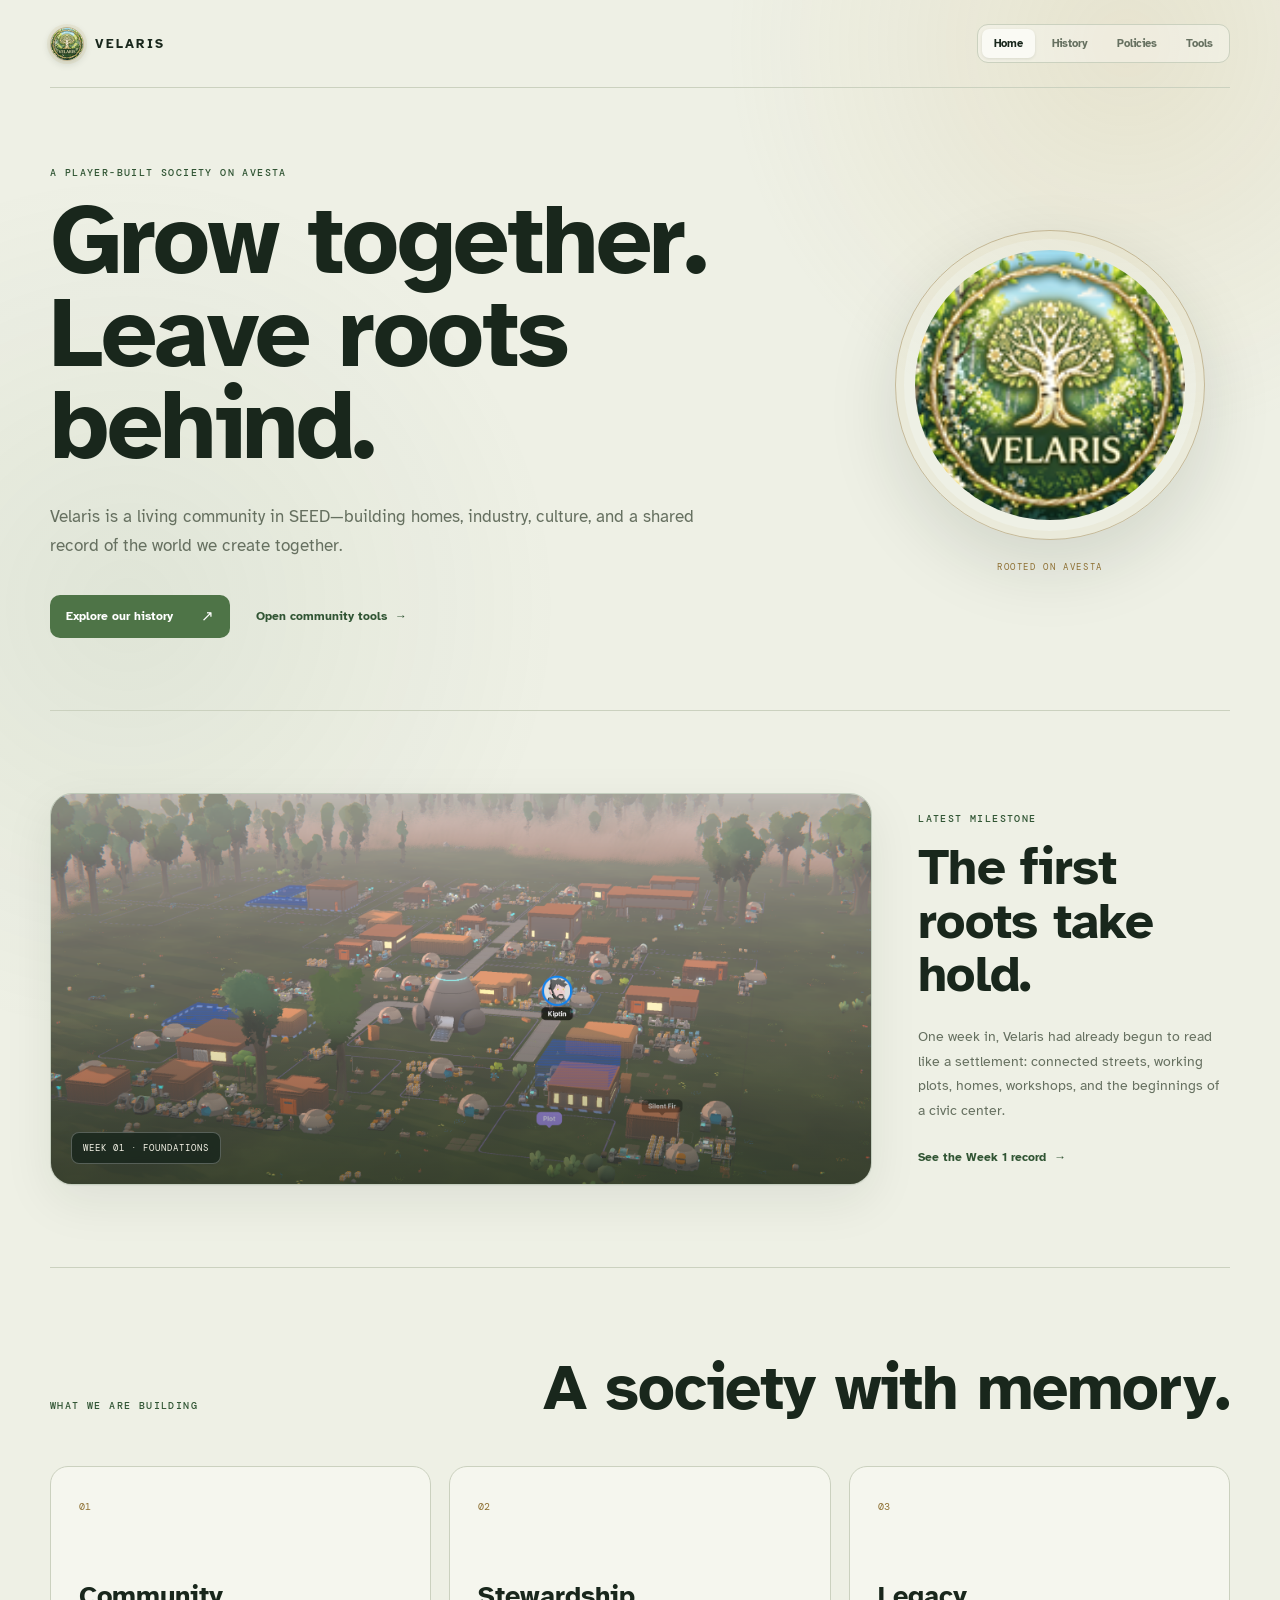
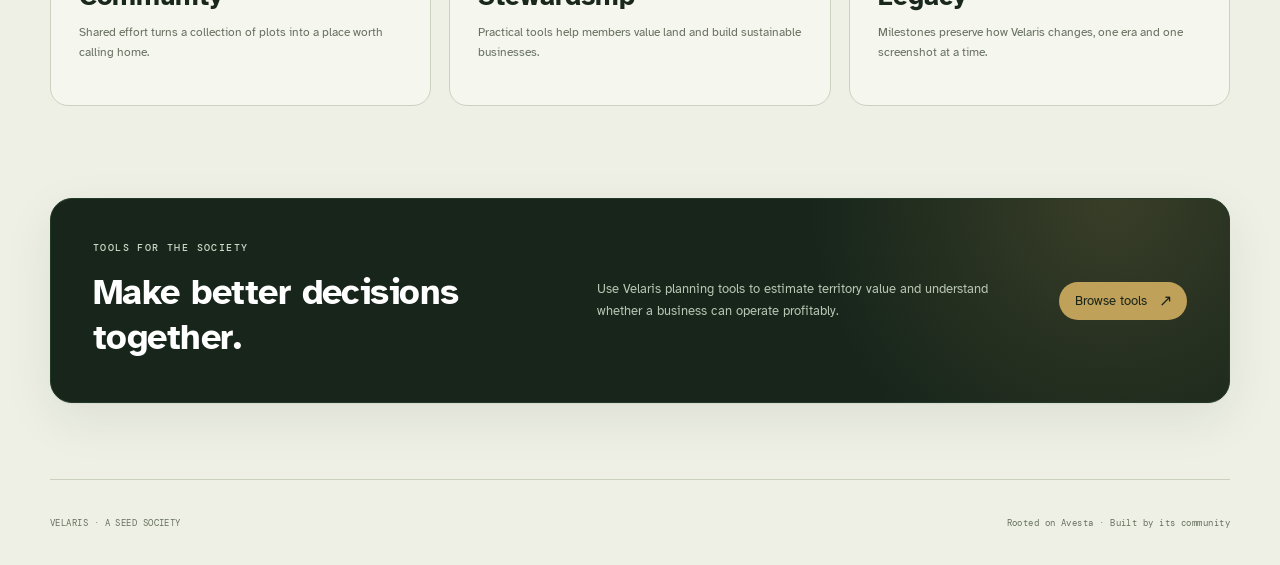
<file: src/index.html>
<!doctype html>
<html lang="en">
  <head>
    <meta charset="UTF-8" />
    <meta name="viewport" content="width=device-width, initial-scale=1.0" />
    <meta name="description" content="Velaris is a player-built society on Avesta in SEED. Follow our history and use our community planning tools." />
    <meta name="theme-color" content="#eef0e5" />
    <title>VELARIS · A Society on Avesta</title>
    <link rel="icon" href="favicon.ico?v=3" sizes="any" />
    <link rel="shortcut icon" href="favicon.ico?v=3" />
    <link rel="apple-touch-icon" href="assets/velaris-icon.png" />
    <link rel="preconnect" href="https://fonts.googleapis.com" />
    <link rel="preconnect" href="https://fonts.gstatic.com" crossorigin />
    <link href="https://fonts.googleapis.com/css2?family=Atkinson+Hyperlegible:wght@400;700&family=DM+Mono:wght@400;500&display=swap" rel="stylesheet" />
    <link rel="stylesheet" href="styles.css" />
  </head>
  <body>
    <div class="page-shell">
      <header class="site-header" aria-label="Site header">
        <a class="brand" href="./" aria-label="Velaris home">
          <img class="brand-mark" src="assets/velaris-icon.png" alt="" />
          <span>VELARIS</span>
        </a>
        <nav class="site-nav" aria-label="Primary navigation">
          <a class="nav-link nav-link-active" href="./" aria-current="page">Home</a>
          <a class="nav-link" href="history/">History</a>
          <a class="nav-link" href="policies/">Policies</a>
          <a class="nav-link" href="tools/">Tools</a>
        </nav>
      </header>

      <main>
        <section class="home-hero">
          <div class="hero-copy">
            <p class="eyebrow">A PLAYER-BUILT SOCIETY ON AVESTA</p>
            <h1>Grow together.<br />Leave roots behind.</h1>
            <p class="hero-lede">Velaris is a living community in SEED—building homes, industry, culture, and a shared record of the world we create together.</p>
            <div class="hero-actions">
              <a class="button button-primary button-inline" href="history/">Explore our history <span aria-hidden="true">↗</span></a>
              <a class="text-link" href="tools/">Open community tools <span aria-hidden="true">→</span></a>
            </div>
          </div>
          <div class="hero-emblem" aria-hidden="true">
            <div class="emblem-ring"><img src="assets/velaris-icon.png" alt="" /></div>
            <span>ROOTED ON AVESTA</span>
          </div>
        </section>

        <section class="milestone-feature" aria-labelledby="week-one-title">
          <a class="milestone-image-wrap" href="history/#week-one" aria-label="View the Week 1 milestone">
            <img class="milestone-image" src="assets/week-1.png" alt="An aerial view of Velaris after its first week, with homes, workshops, grow plots, roads, and the landing pod." />
            <span class="image-badge">WEEK 01 · FOUNDATIONS</span>
          </a>
          <div class="milestone-copy">
            <p class="eyebrow">LATEST MILESTONE</p>
            <h2 id="week-one-title">The first roots take hold.</h2>
            <p>One week in, Velaris had already begun to read like a settlement: connected streets, working plots, homes, workshops, and the beginnings of a civic center.</p>
            <a class="text-link" href="history/#week-one">See the Week 1 record <span aria-hidden="true">→</span></a>
          </div>
        </section>

        <section class="home-pillars" aria-labelledby="pillars-title">
          <div class="section-heading">
            <p class="eyebrow">WHAT WE ARE BUILDING</p>
            <h2 id="pillars-title">A society with memory.</h2>
          </div>
          <div class="pillar-grid">
            <article class="pillar-card"><span>01</span><h3>Community</h3><p>Shared effort turns a collection of plots into a place worth calling home.</p></article>
            <article class="pillar-card"><span>02</span><h3>Stewardship</h3><p>Practical tools help members value land and build sustainable businesses.</p></article>
            <article class="pillar-card"><span>03</span><h3>Legacy</h3><p>Milestones preserve how Velaris changes, one era and one screenshot at a time.</p></article>
          </div>
        </section>

        <section class="home-tools-callout">
          <div><p class="eyebrow eyebrow-light">TOOLS FOR THE SOCIETY</p><h2>Make better decisions together.</h2></div>
          <p>Use Velaris planning tools to estimate territory value and understand whether a business can operate profitably.</p>
          <a class="button button-gold button-inline" href="tools/">Browse tools <span aria-hidden="true">↗</span></a>
        </section>
      </main>

      <footer><span>VELARIS · A SEED SOCIETY</span><span>Rooted on Avesta · Built by its community</span></footer>
    </div>
  </body>
</html>
</file>
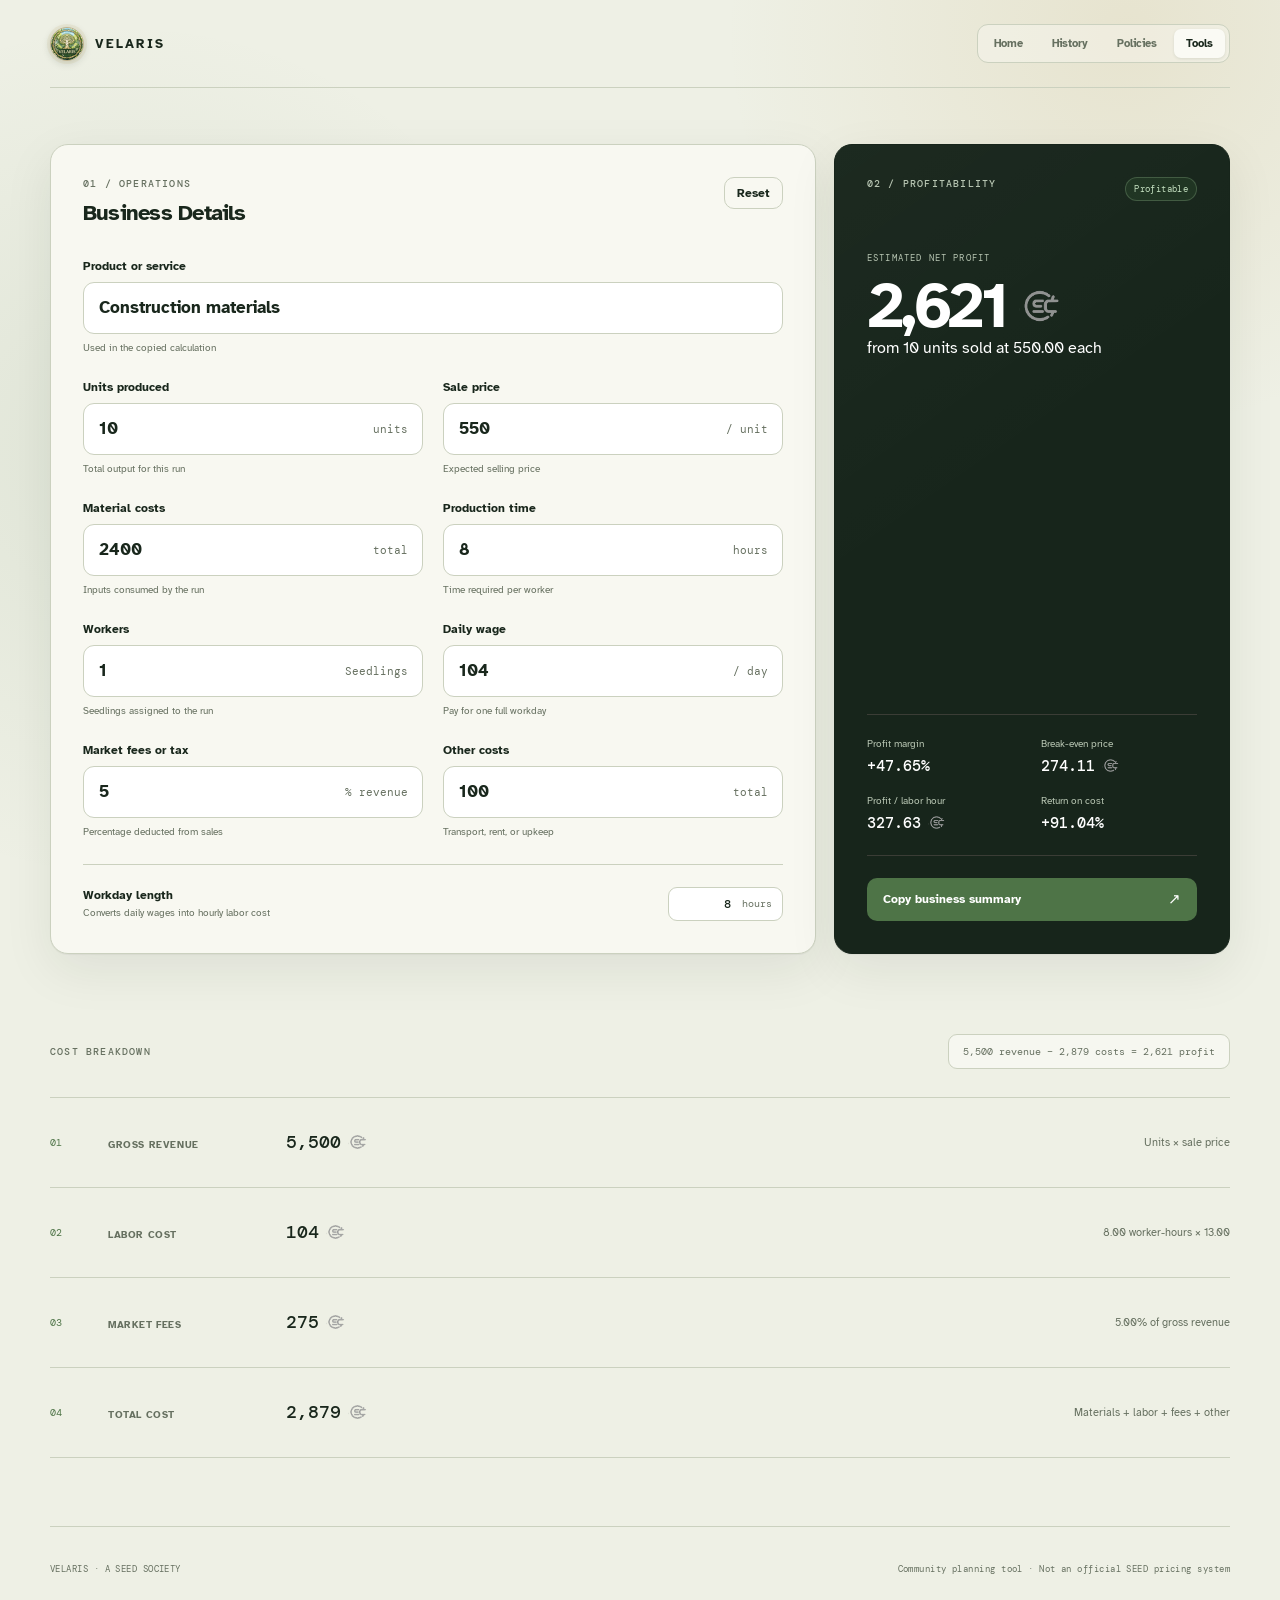
<file: src/business/index.html>
<!doctype html>
<html lang="en">
  <head>
    <meta charset="UTF-8" />
    <meta name="viewport" content="width=device-width, initial-scale=1.0" />
    <meta name="description" content="Estimate business profit, operating costs, margins, and break-even prices in SEED." />
    <meta name="theme-color" content="#eef0e5" />
    <title>VELARIS Business Profit Calculator</title>
    <link rel="icon" href="../favicon.ico?v=3" sizes="any" />
    <link rel="shortcut icon" href="../favicon.ico?v=3" />
    <link rel="apple-touch-icon" href="../assets/velaris-icon.png" />
    <link rel="preconnect" href="https://fonts.googleapis.com" />
    <link rel="preconnect" href="https://fonts.gstatic.com" crossorigin />
    <link href="https://fonts.googleapis.com/css2?family=Atkinson+Hyperlegible:wght@400;700&family=DM+Mono:wght@400;500&display=swap" rel="stylesheet" />
    <link rel="stylesheet" href="../styles.css" />
    <script src="business.js" defer></script>
  </head>
  <body>
    <div class="page-shell">
      <header class="site-header" aria-label="Site header">
        <a class="brand" href="../" aria-label="Velaris home">
          <img class="brand-mark" src="../assets/velaris-icon.png" alt="" />
          <span>VELARIS</span>
        </a>
        <nav class="site-nav" aria-label="Primary navigation">
          <a class="nav-link" href="../">Home</a>
          <a class="nav-link" href="../history/">History</a>
          <a class="nav-link" href="../policies/">Policies</a>
          <a class="nav-link nav-link-active" href="../tools/" aria-current="location">Tools</a>
        </nav>
      </header>

      <main>
        <section class="calculator-grid" aria-label="Business profit calculator">
          <form class="card input-card" id="business-form">
            <div class="card-heading">
              <div>
                <p class="section-kicker">01 / OPERATIONS</p>
                <h2>Business Details</h2>
              </div>
              <button class="button button-ghost" id="reset-button" type="button">Reset</button>
            </div>

            <div class="field-grid business-field-grid">
              <label class="field field-wide">
                <span class="field-label">Product or service</span>
                <span class="input-wrap">
                  <input id="product-name" name="productName" type="text" value="Construction materials" autocomplete="off" />
                </span>
                <span class="field-hint">Used in the copied calculation</span>
              </label>
              <label class="field">
                <span class="field-label">Units produced</span>
                <span class="input-wrap">
                  <input id="units" name="units" type="number" min="0" step="1" value="10" inputmode="decimal" />
                  <span class="input-unit">units</span>
                </span>
                <span class="field-hint">Total output for this run</span>
              </label>
              <label class="field">
                <span class="field-label">Sale price</span>
                <span class="input-wrap">
                  <input id="sale-price" name="salePrice" type="number" min="0" step="1" value="550" inputmode="decimal" />
                  <span class="input-unit">/ unit</span>
                </span>
                <span class="field-hint">Expected selling price</span>
              </label>
              <label class="field">
                <span class="field-label">Material costs</span>
                <span class="input-wrap">
                  <input id="material-cost" name="materialCost" type="number" min="0" step="1" value="2400" inputmode="decimal" />
                  <span class="input-unit">total</span>
                </span>
                <span class="field-hint">Inputs consumed by the run</span>
              </label>
              <label class="field">
                <span class="field-label">Production time</span>
                <span class="input-wrap">
                  <input id="production-hours" name="productionHours" type="number" min="0" step="0.25" value="8" inputmode="decimal" />
                  <span class="input-unit">hours</span>
                </span>
                <span class="field-hint">Time required per worker</span>
              </label>
              <label class="field">
                <span class="field-label">Workers</span>
                <span class="input-wrap">
                  <input id="workers" name="workers" type="number" min="0" step="1" value="1" inputmode="numeric" />
                  <span class="input-unit">Seedlings</span>
                </span>
                <span class="field-hint">Seedlings assigned to the run</span>
              </label>
              <label class="field">
                <span class="field-label">Daily wage</span>
                <span class="input-wrap">
                  <input id="daily-wage" name="dailyWage" type="number" min="0" step="1" value="104" inputmode="decimal" />
                  <span class="input-unit">/ day</span>
                </span>
                <span class="field-hint">Pay for one full workday</span>
              </label>
              <label class="field">
                <span class="field-label">Market fees or tax</span>
                <span class="input-wrap">
                  <input id="market-fee" name="marketFee" type="number" min="0" max="99.99" step="0.1" value="5" inputmode="decimal" />
                  <span class="input-unit">% revenue</span>
                </span>
                <span class="field-hint">Percentage deducted from sales</span>
              </label>
              <label class="field">
                <span class="field-label">Other costs</span>
                <span class="input-wrap">
                  <input id="other-costs" name="otherCosts" type="number" min="0" step="1" value="100" inputmode="decimal" />
                  <span class="input-unit">total</span>
                </span>
                <span class="field-hint">Transport, rent, or upkeep</span>
              </label>
            </div>

            <div class="constant-row">
              <div>
                <span class="constant-label">Workday length</span>
                <span class="constant-help">Converts daily wages into hourly labor cost</span>
              </div>
              <label class="compact-input">
                <input id="workday-hours" name="workdayHours" type="number" min="0.25" step="0.25" value="8" inputmode="decimal" aria-label="Workday length" />
                <span>hours</span>
              </label>
            </div>
          </form>

          <aside class="card result-card" id="result-card" aria-live="polite">
            <div class="result-topline">
              <p class="section-kicker section-kicker-light">02 / PROFITABILITY</p>
              <span class="status-pill" id="profit-status">Profitable</span>
            </div>
            <div class="result-main">
              <p>ESTIMATED NET PROFIT</p>
              <span class="amount-with-coin amount-with-coin-main">
                <output class="result-value" id="net-profit" for="units sale-price material-cost production-hours workers daily-wage workday-hours market-fee other-costs">2,621</output>
                <img class="coin-icon" src="../assets/seed-coin.png" alt="Seed Coin" />
              </span>
              <span id="profit-caption">from 10 units sold at 550.00 each</span>
            </div>
            <div class="metrics business-metrics">
              <div>
                <span>Profit margin</span>
                <strong id="profit-margin">+47.65%</strong>
              </div>
              <div>
                <span>Break-even price</span>
                <strong class="amount-with-coin"><span id="break-even-price">274.11</span><img class="coin-icon" src="../assets/seed-coin.png" alt="Seed Coin" /></strong>
              </div>
              <div>
                <span>Profit / labor hour</span>
                <strong class="amount-with-coin"><span id="profit-per-hour">327.63</span><img class="coin-icon" src="../assets/seed-coin.png" alt="Seed Coin" /></strong>
              </div>
              <div>
                <span>Return on cost</span>
                <strong id="return-on-cost">+91.04%</strong>
              </div>
            </div>
            <button class="button button-primary" id="copy-button" type="button">
              <span id="copy-label">Copy business summary</span>
              <span aria-hidden="true">↗</span>
            </button>
          </aside>
        </section>

        <section class="breakdown" aria-label="Profit calculation breakdown">
          <div class="breakdown-heading">
            <p class="section-kicker">COST BREAKDOWN</p>
            <code id="formula-display">5,500 revenue − 2,879 costs = 2,621 profit</code>
          </div>
          <ol class="steps business-steps">
            <li>
              <span class="step-number">01</span>
              <div><span>GROSS REVENUE</span><strong class="amount-with-coin"><span id="gross-revenue">5,500</span><img class="coin-icon" src="../assets/seed-coin.png" alt="Seed Coin" /></strong></div>
              <small>Units × sale price</small>
            </li>
            <li>
              <span class="step-number">02</span>
              <div><span>LABOR COST</span><strong class="amount-with-coin"><span id="labor-cost">104</span><img class="coin-icon" src="../assets/seed-coin.png" alt="Seed Coin" /></strong></div>
              <small id="labor-caption">8.00 worker-hours × 13.00</small>
            </li>
            <li>
              <span class="step-number">03</span>
              <div><span>MARKET FEES</span><strong class="amount-with-coin"><span id="market-fee-cost">275</span><img class="coin-icon" src="../assets/seed-coin.png" alt="Seed Coin" /></strong></div>
              <small id="market-fee-caption">5.00% of gross revenue</small>
            </li>
            <li>
              <span class="step-number">04</span>
              <div><span>TOTAL COST</span><strong class="amount-with-coin"><span id="total-cost">2,879</span><img class="coin-icon" src="../assets/seed-coin.png" alt="Seed Coin" /></strong></div>
              <small>Materials + labor + fees + other</small>
            </li>
          </ol>
        </section>
      </main>

      <footer>
        <span>VELARIS · A SEED SOCIETY</span>
        <span>Community planning tool · Not an official SEED pricing system</span>
      </footer>
    </div>
  </body>
</html>
</file>
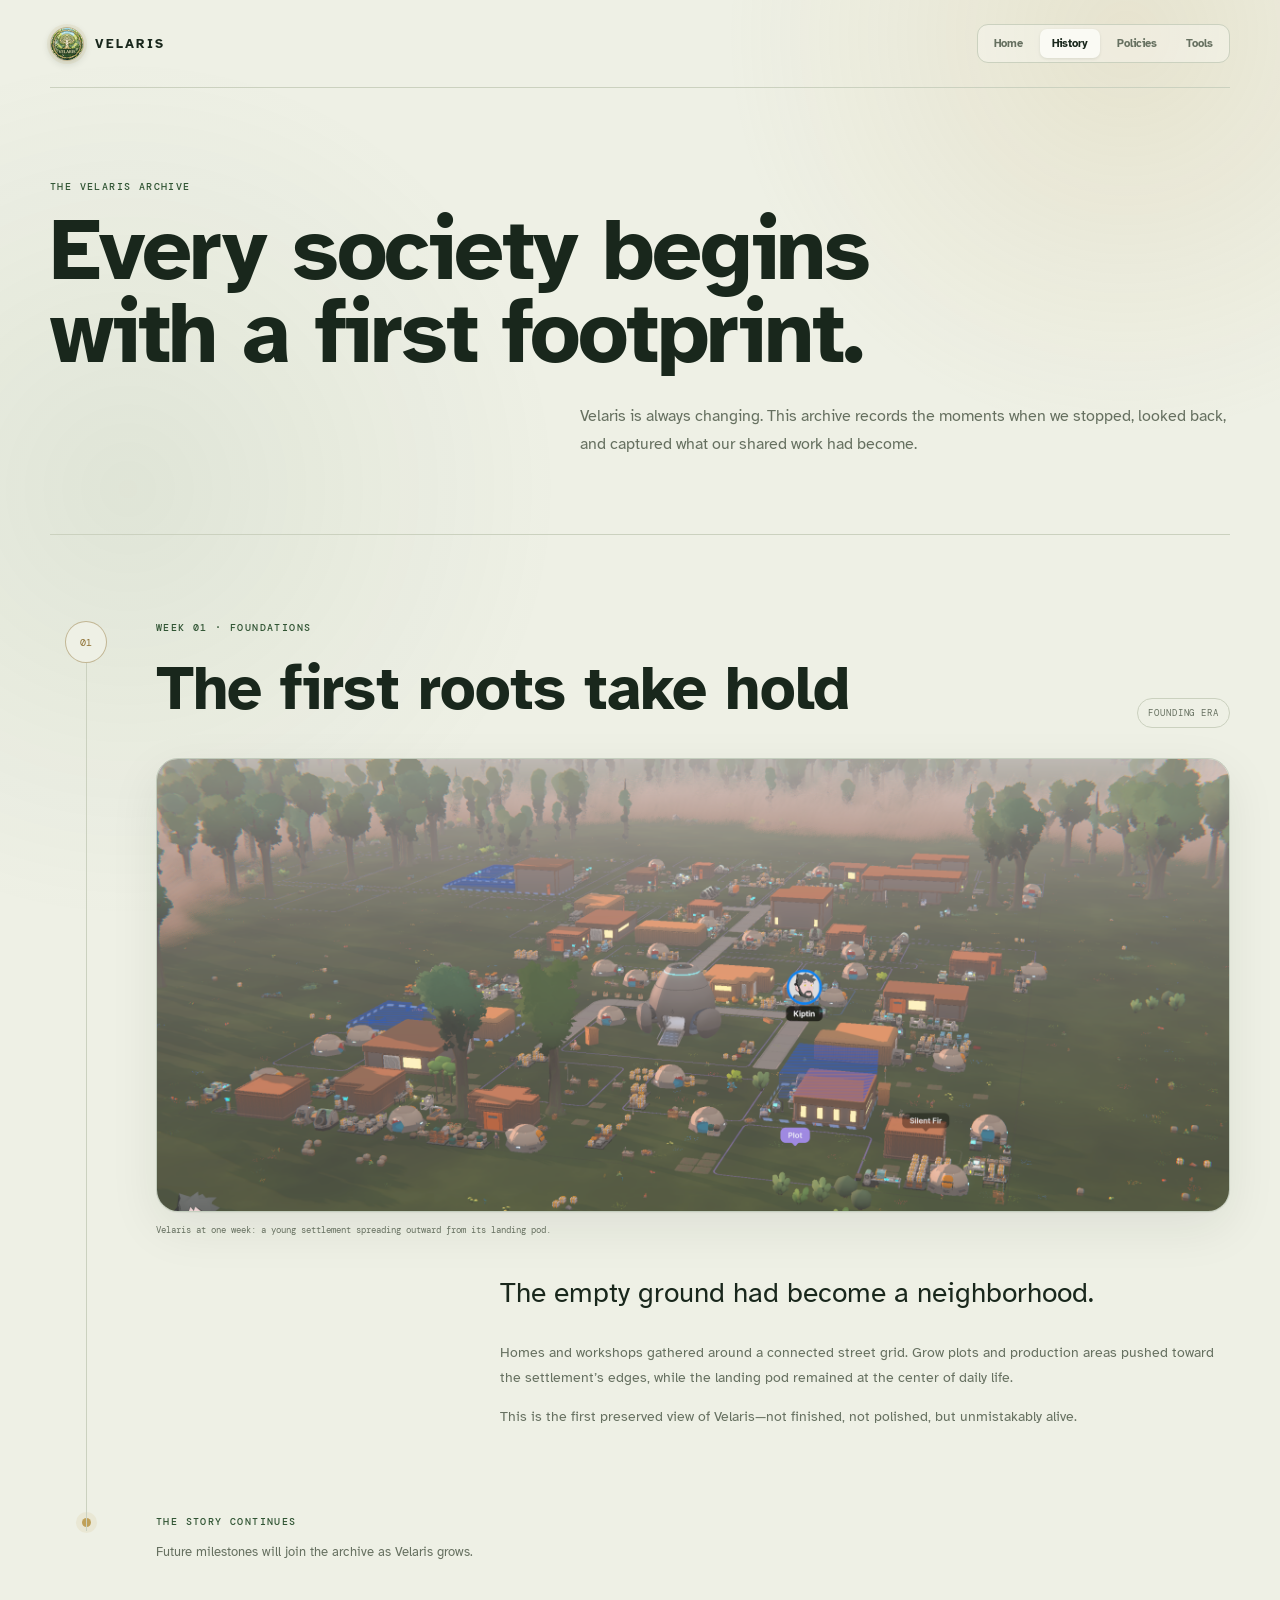
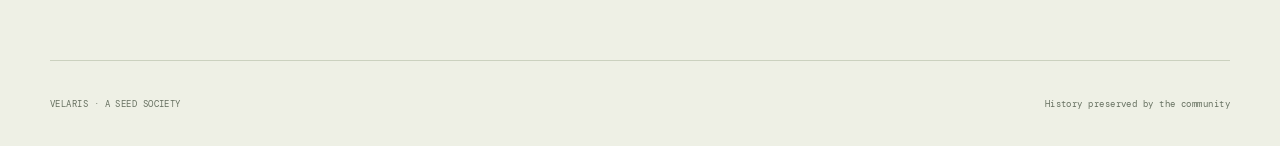
<file: src/history/index.html>
<!doctype html>
<html lang="en">
  <head>
    <meta charset="UTF-8" />
    <meta name="viewport" content="width=device-width, initial-scale=1.0" />
    <meta name="description" content="Follow the history of Velaris through the milestones that shaped our society in SEED." />
    <meta name="theme-color" content="#eef0e5" />
    <title>History · VELARIS</title>
    <link rel="icon" href="../favicon.ico?v=3" sizes="any" />
    <link rel="apple-touch-icon" href="../assets/velaris-icon.png" />
    <link rel="preconnect" href="https://fonts.googleapis.com" />
    <link rel="preconnect" href="https://fonts.gstatic.com" crossorigin />
    <link href="https://fonts.googleapis.com/css2?family=Atkinson+Hyperlegible:wght@400;700&family=DM+Mono:wght@400;500&display=swap" rel="stylesheet" />
    <link rel="stylesheet" href="../styles.css" />
  </head>
  <body>
    <div class="page-shell">
      <header class="site-header" aria-label="Site header">
        <a class="brand" href="../" aria-label="Velaris home"><img class="brand-mark" src="../assets/velaris-icon.png" alt="" /><span>VELARIS</span></a>
        <nav class="site-nav" aria-label="Primary navigation">
          <a class="nav-link" href="../">Home</a>
          <a class="nav-link nav-link-active" href="./" aria-current="page">History</a>
          <a class="nav-link" href="../policies/">Policies</a>
          <a class="nav-link" href="../tools/">Tools</a>
        </nav>
      </header>

      <main>
        <section class="page-intro history-intro">
          <p class="eyebrow">THE VELARIS ARCHIVE</p>
          <h1>Every society begins<br />with a first footprint.</h1>
          <p>Velaris is always changing. This archive records the moments when we stopped, looked back, and captured what our shared work had become.</p>
        </section>

        <section class="timeline" aria-label="Velaris milestones">
          <article class="timeline-entry" id="week-one">
            <div class="timeline-marker" aria-hidden="true"><span>01</span></div>
            <div class="timeline-content">
              <header class="timeline-heading">
                <div><p class="eyebrow">WEEK 01 · FOUNDATIONS</p><h2>The first roots take hold</h2></div>
                <span class="milestone-era">FOUNDING ERA</span>
              </header>
              <figure class="history-figure">
                <img src="../assets/week-1.png" alt="An aerial view of Velaris after its first week, with homes, workshops, grow plots, roads, and the landing pod." />
                <figcaption>Velaris at one week: a young settlement spreading outward from its landing pod.</figcaption>
              </figure>
              <div class="timeline-story">
                <p class="story-lead">The empty ground had become a neighborhood.</p>
                <p>Homes and workshops gathered around a connected street grid. Grow plots and production areas pushed toward the settlement’s edges, while the landing pod remained at the center of daily life.</p>
                <p>This is the first preserved view of Velaris—not finished, not polished, but unmistakably alive.</p>
              </div>
            </div>
          </article>
          <div class="timeline-continuation">
            <span class="continuation-dot" aria-hidden="true"></span>
            <div><p class="eyebrow">THE STORY CONTINUES</p><p>Future milestones will join the archive as Velaris grows.</p></div>
          </div>
        </section>
      </main>

      <footer><span>VELARIS · A SEED SOCIETY</span><span>History preserved by the community</span></footer>
    </div>
  </body>
</html>
</file>
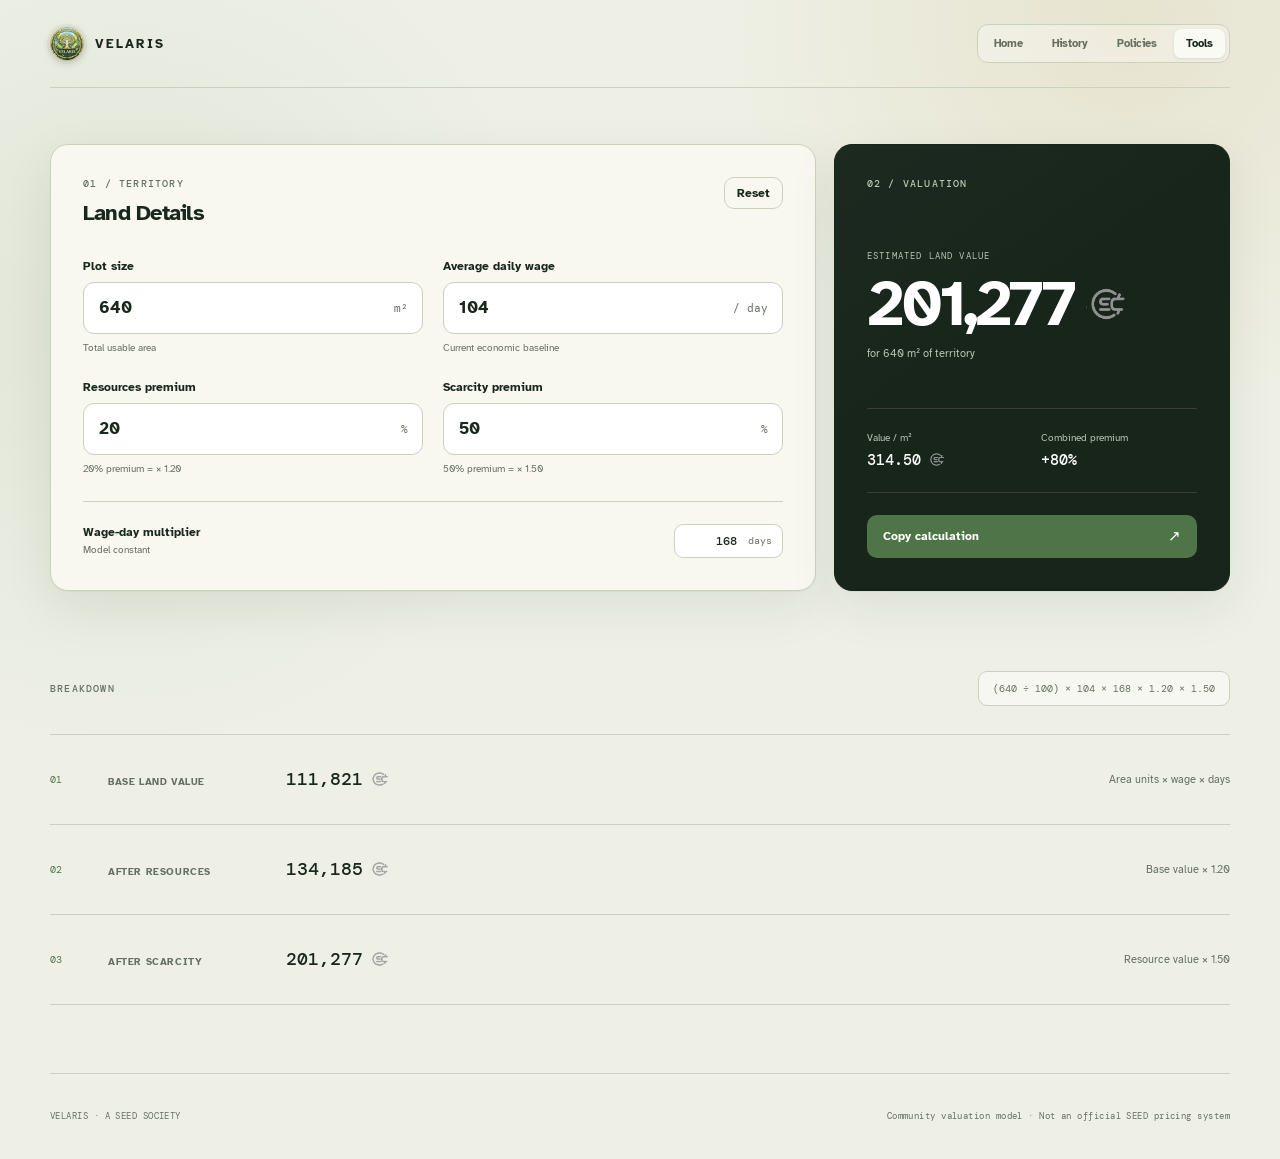
<file: src/land/index.html>
<!doctype html>
<html lang="en">
  <head>
    <meta charset="UTF-8" />
    <meta name="viewport" content="width=device-width, initial-scale=1.0" />
    <meta name="description" content="Estimate Velaris territory value from plot size, wages, resources, and land scarcity." />
    <meta name="theme-color" content="#eef0e5" />
    <title>VELARIS Land Calculator</title>
    <link rel="icon" href="../favicon.ico?v=3" sizes="any" />
    <link rel="shortcut icon" href="../favicon.ico?v=3" />
    <link rel="apple-touch-icon" href="../assets/velaris-icon.png" />
    <link rel="preconnect" href="https://fonts.googleapis.com" />
    <link rel="preconnect" href="https://fonts.gstatic.com" crossorigin />
    <link href="https://fonts.googleapis.com/css2?family=Atkinson+Hyperlegible:wght@400;700&family=DM+Mono:wght@400;500&display=swap" rel="stylesheet" />
    <link rel="stylesheet" href="../styles.css" />
    <script src="../app.js" defer></script>
  </head>
  <body>
    <div class="page-shell">
      <header class="site-header" aria-label="Site header">
        <a class="brand" href="../" aria-label="Velaris home">
          <img class="brand-mark" src="../assets/velaris-icon.png" alt="" />
          <span>VELARIS</span>
        </a>
        <nav class="site-nav" aria-label="Primary navigation">
          <a class="nav-link" href="../">Home</a>
          <a class="nav-link" href="../history/">History</a>
          <a class="nav-link" href="../policies/">Policies</a>
          <a class="nav-link nav-link-active" href="../tools/" aria-current="location">Tools</a>
        </nav>
      </header>

      <main>
        <section class="calculator-grid" aria-label="Land value calculator">
          <form class="card input-card" id="calculator-form">
            <div class="card-heading">
              <div>
                <p class="section-kicker">01 / TERRITORY</p>
                <h2>Land Details</h2>
              </div>
              <button class="button button-ghost" id="reset-button" type="button">Reset</button>
            </div>
            <div class="field-grid">
              <label class="field">
                <span class="field-label">Plot size</span>
                <span class="input-wrap"><input id="plot-size" name="plotSize" type="number" min="0" step="1" value="640" inputmode="decimal" /><span class="input-unit">m²</span></span>
                <span class="field-hint">Total usable area</span>
              </label>
              <label class="field">
                <span class="field-label">Average daily wage</span>
                <span class="input-wrap"><input id="daily-wage" name="dailyWage" type="number" min="0" step="1" value="104" inputmode="decimal" /><span class="input-unit">/ day</span></span>
                <span class="field-hint">Current economic baseline</span>
              </label>
              <label class="field">
                <span class="field-label">Resources premium</span>
                <span class="input-wrap"><input id="resources-premium" name="resourcesPremium" type="number" min="-100" step="1" value="20" inputmode="decimal" /><span class="input-unit">%</span></span>
                <span class="field-hint">20% premium = × 1.20</span>
              </label>
              <label class="field">
                <span class="field-label">Scarcity premium</span>
                <span class="input-wrap"><input id="scarcity-premium" name="scarcityPremium" type="number" min="-100" step="1" value="50" inputmode="decimal" /><span class="input-unit">%</span></span>
                <span class="field-hint">50% premium = × 1.50</span>
              </label>
            </div>
            <div class="constant-row">
              <div><span class="constant-label">Wage-day multiplier</span><span class="constant-help">Model constant</span></div>
              <label class="compact-input"><input id="wage-days" name="wageDays" type="number" min="0" step="1" value="168" inputmode="numeric" aria-label="Wage-day multiplier" /><span>days</span></label>
            </div>
          </form>

          <aside class="card result-card" aria-live="polite">
            <div class="result-topline"><p class="section-kicker section-kicker-light">02 / VALUATION</p></div>
            <div class="result-main">
              <p>ESTIMATED LAND VALUE</p>
              <span class="amount-with-coin amount-with-coin-main"><output class="result-value" id="land-value" for="plot-size daily-wage resources-premium scarcity-premium wage-days">201,277</output><img class="coin-icon" src="../assets/seed-coin.png" alt="Seed Coin" /></span>
              <span id="value-caption">for 640 m² of territory</span>
            </div>
            <div class="metrics">
              <div><span>Value / m²</span><strong class="amount-with-coin"><span id="value-per-sqm">314.50</span><img class="coin-icon" src="../assets/seed-coin.png" alt="Seed Coin" /></strong></div>
              <div><span>Combined premium</span><strong id="combined-premium">+80%</strong></div>
            </div>
            <button class="button button-primary" id="copy-button" type="button"><span id="copy-label">Copy calculation</span><span aria-hidden="true">↗</span></button>
          </aside>
        </section>

        <section class="breakdown" aria-label="Calculation breakdown">
          <div class="breakdown-heading"><p class="section-kicker">BREAKDOWN</p><code id="formula-display">(640 ÷ 100) × 104 × 168 × 1.20 × 1.50</code></div>
          <ol class="steps">
            <li><span class="step-number">01</span><div><span>BASE LAND VALUE</span><strong class="amount-with-coin"><span id="base-value">111,821</span><img class="coin-icon" src="../assets/seed-coin.png" alt="Seed Coin" /></strong></div><small>Area units × wage × days</small></li>
            <li><span class="step-number">02</span><div><span>AFTER RESOURCES</span><strong class="amount-with-coin"><span id="resource-value">134,185</span><img class="coin-icon" src="../assets/seed-coin.png" alt="Seed Coin" /></strong></div><small id="resource-factor-label">Base value × 1.20</small></li>
            <li><span class="step-number">03</span><div><span>AFTER SCARCITY</span><strong class="amount-with-coin"><span id="scarcity-value">201,277</span><img class="coin-icon" src="../assets/seed-coin.png" alt="Seed Coin" /></strong></div><small id="scarcity-factor-label">Resource value × 1.50</small></li>
          </ol>
        </section>
      </main>

      <footer><span>VELARIS · A SEED SOCIETY</span><span>Community valuation model · Not an official SEED pricing system</span></footer>
    </div>
  </body>
</html>
</file>
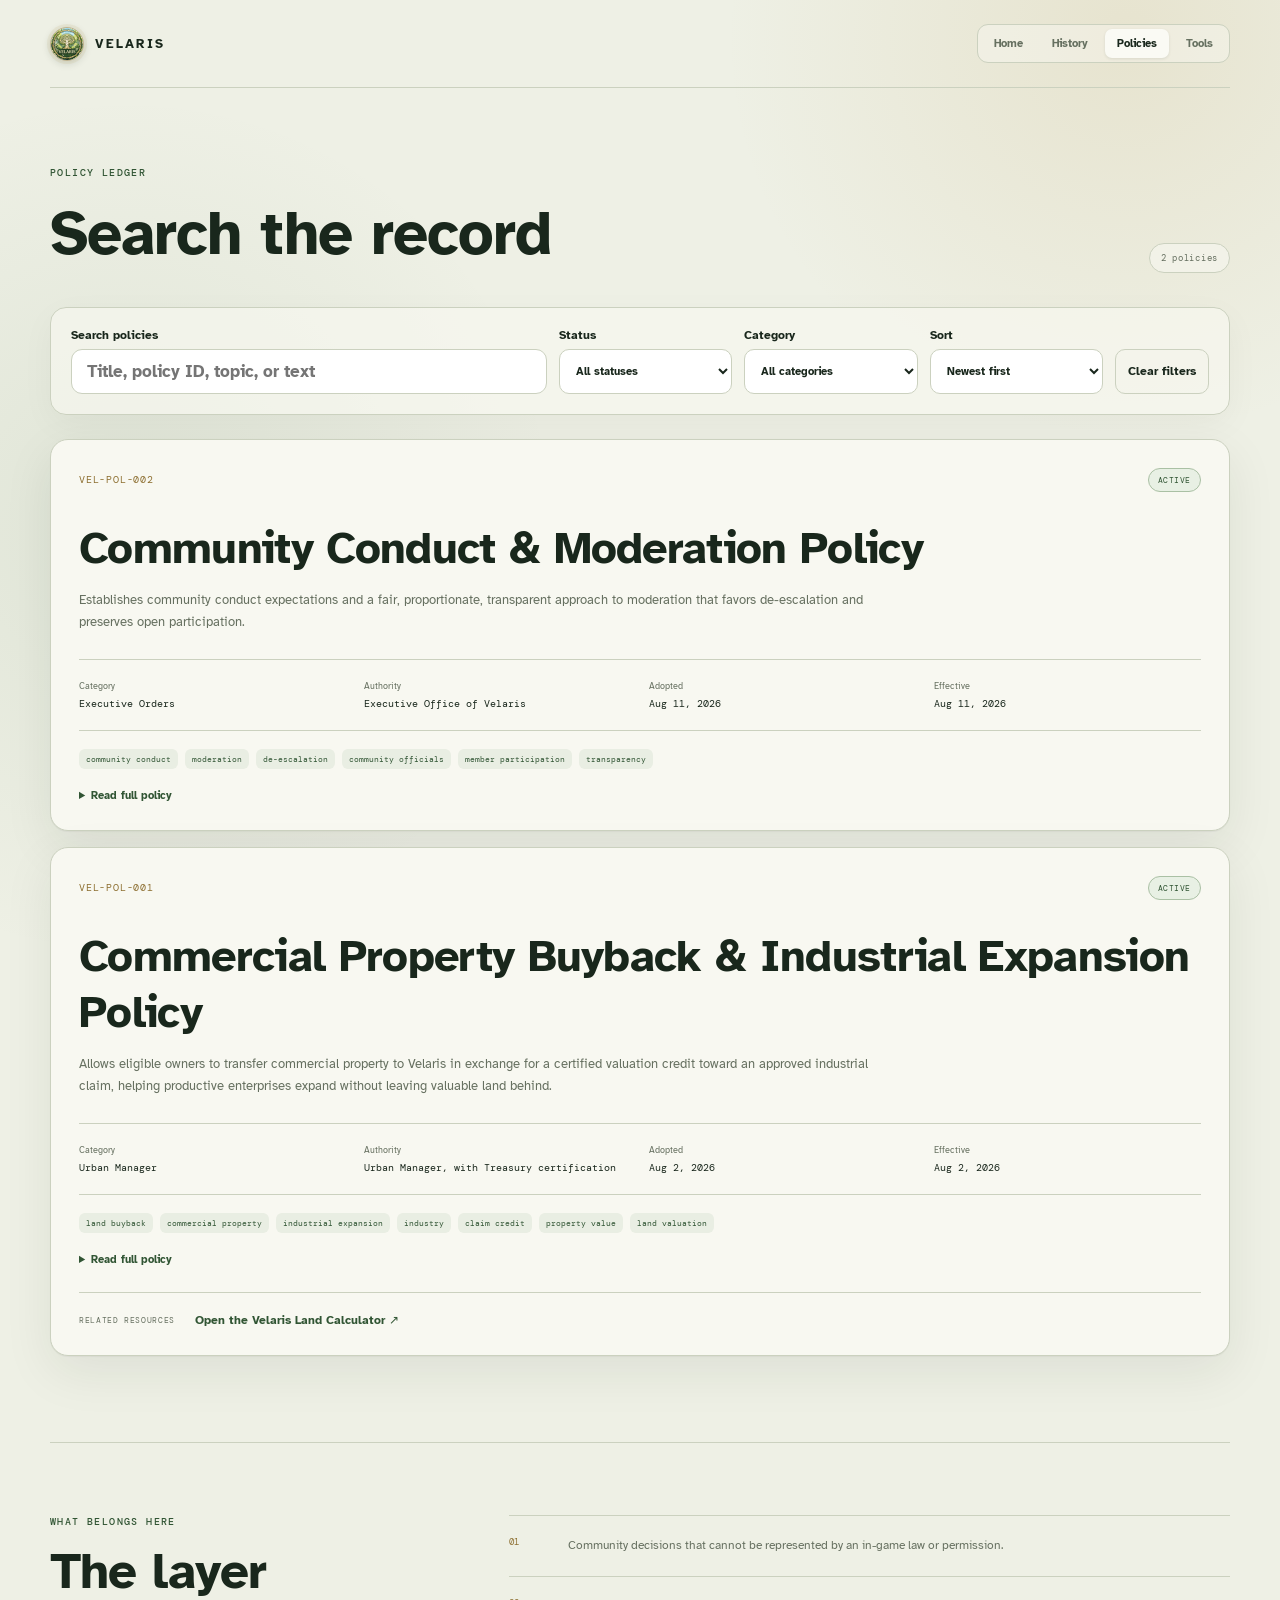
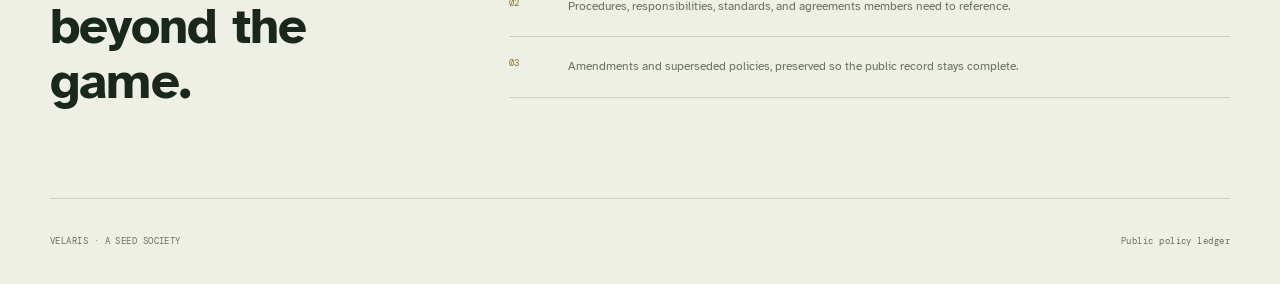
<file: src/policies/index.html>
<!doctype html>
<html lang="en">
  <head>
    <meta charset="UTF-8" />
    <meta name="viewport" content="width=device-width, initial-scale=1.0" />
    <meta name="description" content="Search the public record of Velaris policies that operate outside SEED's in-game systems." />
    <meta name="theme-color" content="#eef0e5" />
    <title>Public Policy Ledger · VELARIS</title>
    <link rel="icon" href="../favicon.ico?v=3" sizes="any" />
    <link rel="apple-touch-icon" href="../assets/velaris-icon.png" />
    <link rel="preconnect" href="https://fonts.googleapis.com" />
    <link rel="preconnect" href="https://fonts.gstatic.com" crossorigin />
    <link href="https://fonts.googleapis.com/css2?family=Atkinson+Hyperlegible:wght@400;700&family=DM+Mono:wght@400;500&display=swap" rel="stylesheet" />
    <link rel="stylesheet" href="../styles.css" />
    <script type="module" src="ledger.mjs"></script>
  </head>
  <body>
    <div class="page-shell">
      <header class="site-header" aria-label="Site header">
        <a class="brand" href="../" aria-label="Velaris home"><img class="brand-mark" src="../assets/velaris-icon.png" alt="" /><span>VELARIS</span></a>
        <nav class="site-nav" aria-label="Primary navigation">
          <a class="nav-link" href="../">Home</a>
          <a class="nav-link" href="../history/">History</a>
          <a class="nav-link nav-link-active" href="./" aria-current="page">Policies</a>
          <a class="nav-link" href="../tools/">Tools</a>
        </nav>
      </header>

      <main>
      <section class="ledger" aria-labelledby="ledger-title">
          <div class="ledger-heading">
            <div><p class="eyebrow">POLICY LEDGER</p><h2 id="ledger-title">Search the record</h2></div>
            <output id="policy-count" class="ledger-count" aria-live="polite">0 policies</output>
          </div>

          <form class="ledger-controls" id="ledger-controls" role="search">
            <label class="ledger-search">
              <span class="field-label">Search policies</span>
              <span class="input-wrap"><input id="policy-search" name="q" type="search" placeholder="Title, policy ID, topic, or text" autocomplete="off" /></span>
            </label>
            <label class="ledger-filter">
              <span class="field-label">Status</span>
              <select id="policy-status" name="status">
                <option value="all">All statuses</option>
                <option value="draft">Draft</option>
                <option value="active">Active</option>
                <option value="under-review">Under review</option>
                <option value="superseded">Superseded</option>
                <option value="archived">Archived</option>
              </select>
            </label>
            <label class="ledger-filter">
              <span class="field-label">Category</span>
              <select id="policy-category" name="category"><option value="all">All categories</option></select>
            </label>
            <label class="ledger-filter">
              <span class="field-label">Sort</span>
              <select id="policy-sort" name="sort">
                <option value="newest">Newest first</option>
                <option value="oldest">Oldest first</option>
                <option value="title">Title A–Z</option>
              </select>
            </label>
            <button class="button button-ghost ledger-reset" id="ledger-reset" type="button">Clear filters</button>
          </form>

          <div class="ledger-results" id="ledger-results" aria-live="polite"></div>
        </section>

        <section class="ledger-principles" aria-labelledby="ledger-principles-title">
          <div><p class="eyebrow">WHAT BELONGS HERE</p><h2 id="ledger-principles-title">The layer beyond the game.</h2></div>
          <ol>
            <li><span>01</span><p>Community decisions that cannot be represented by an in-game law or permission.</p></li>
            <li><span>02</span><p>Procedures, responsibilities, standards, and agreements members need to reference.</p></li>
            <li><span>03</span><p>Amendments and superseded policies, preserved so the public record stays complete.</p></li>
          </ol>
        </section>
      </main>

      <footer><span>VELARIS · A SEED SOCIETY</span><span>Public policy ledger</span></footer>
    </div>
  </body>
</html>
</file>
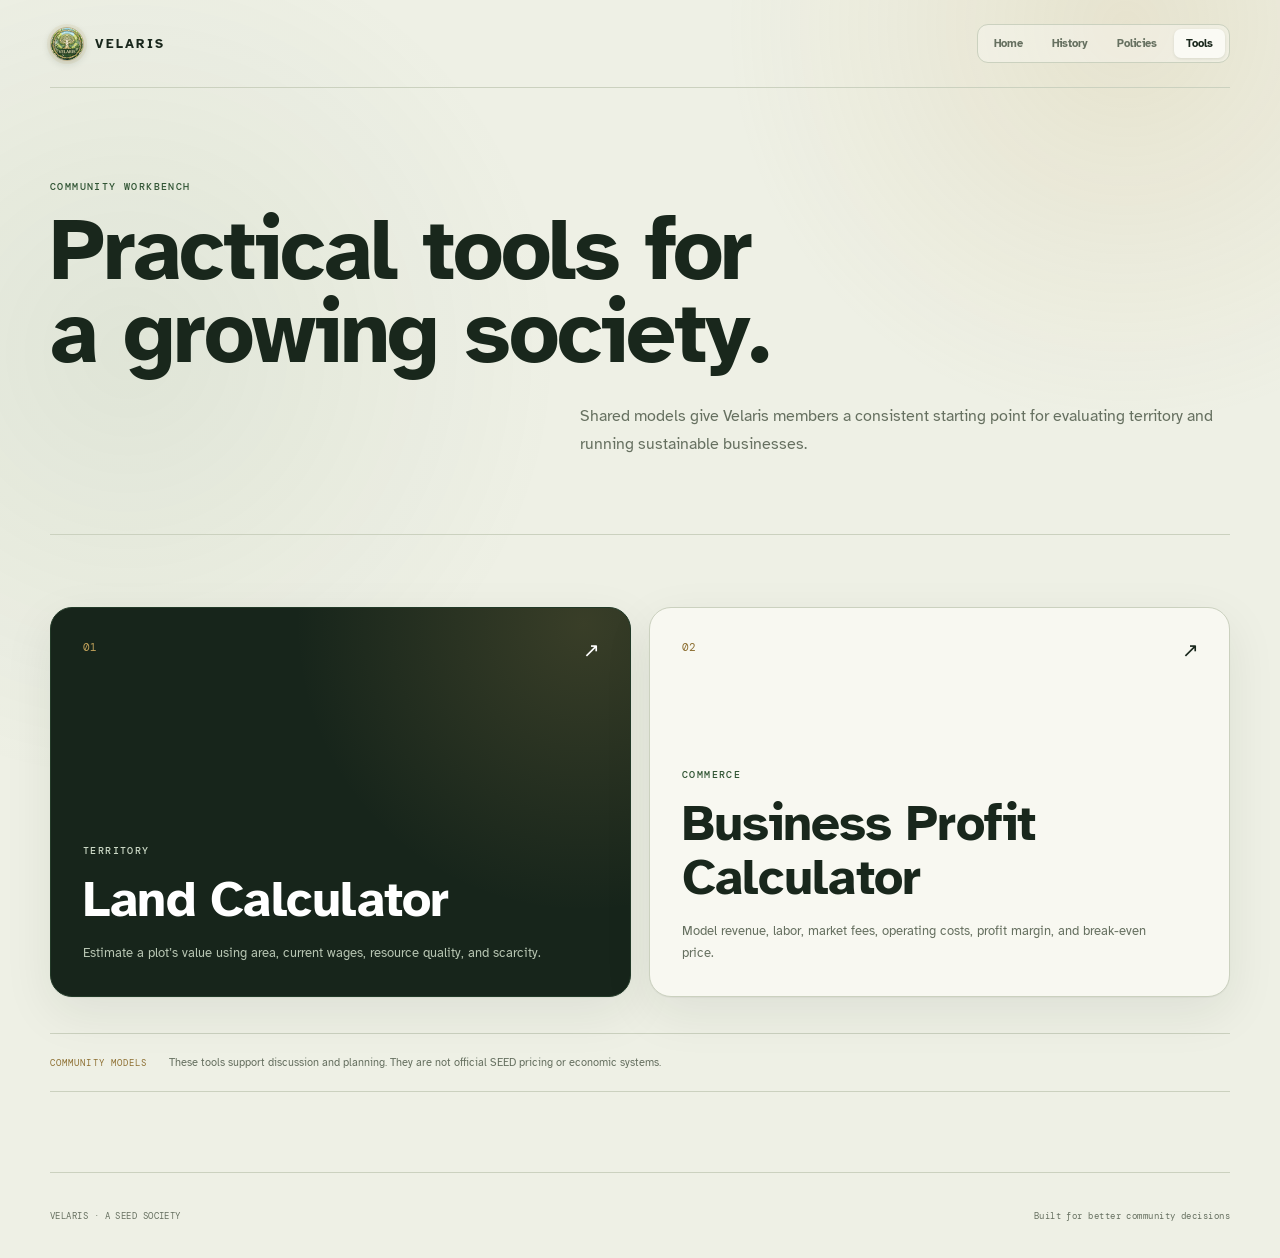
<file: src/tools/index.html>
<!doctype html>
<html lang="en">
  <head>
    <meta charset="UTF-8" />
    <meta name="viewport" content="width=device-width, initial-scale=1.0" />
    <meta name="description" content="Community planning tools for members of Velaris in SEED." />
    <meta name="theme-color" content="#eef0e5" />
    <title>Community Tools · VELARIS</title>
    <link rel="icon" href="../favicon.ico?v=3" sizes="any" />
    <link rel="apple-touch-icon" href="../assets/velaris-icon.png" />
    <link rel="preconnect" href="https://fonts.googleapis.com" />
    <link rel="preconnect" href="https://fonts.gstatic.com" crossorigin />
    <link href="https://fonts.googleapis.com/css2?family=Atkinson+Hyperlegible:wght@400;700&family=DM+Mono:wght@400;500&display=swap" rel="stylesheet" />
    <link rel="stylesheet" href="../styles.css" />
  </head>
  <body>
    <div class="page-shell">
      <header class="site-header" aria-label="Site header">
        <a class="brand" href="../" aria-label="Velaris home"><img class="brand-mark" src="../assets/velaris-icon.png" alt="" /><span>VELARIS</span></a>
        <nav class="site-nav" aria-label="Primary navigation">
          <a class="nav-link" href="../">Home</a>
          <a class="nav-link" href="../history/">History</a>
          <a class="nav-link" href="../policies/">Policies</a>
          <a class="nav-link nav-link-active" href="./" aria-current="page">Tools</a>
        </nav>
      </header>

      <main>
        <section class="page-intro tools-intro">
          <p class="eyebrow">COMMUNITY WORKBENCH</p>
          <h1>Practical tools for<br />a growing society.</h1>
          <p>Shared models give Velaris members a consistent starting point for evaluating territory and running sustainable businesses.</p>
        </section>

        <section class="tool-directory" aria-label="Available tools">
          <a class="tool-directory-card tool-directory-card-featured" href="../land/">
            <span class="tool-number">01</span>
            <div><p class="eyebrow">TERRITORY</p><h2>Land Calculator</h2><p>Estimate a plot’s value using area, current wages, resource quality, and scarcity.</p></div>
            <span class="tool-arrow" aria-hidden="true">↗</span>
          </a>
          <a class="tool-directory-card" href="../business/">
            <span class="tool-number">02</span>
            <div><p class="eyebrow">COMMERCE</p><h2>Business Profit Calculator</h2><p>Model revenue, labor, market fees, operating costs, profit margin, and break-even price.</p></div>
            <span class="tool-arrow" aria-hidden="true">↗</span>
          </a>
        </section>

        <aside class="tools-note"><span>COMMUNITY MODELS</span><p>These tools support discussion and planning. They are not official SEED pricing or economic systems.</p></aside>
      </main>

      <footer><span>VELARIS · A SEED SOCIETY</span><span>Built for better community decisions</span></footer>
    </div>
  </body>
</html>
</file>
<file: src/styles.css>
:root {
  --background: #eef0e5;
  --foreground: #19271c;
  --card: #f8f8f1;
  --muted: #667060;
  --border: #cbd1bf;
  --accent: #4e7447;
  --accent-dark: #315534;
  --dark: #17251b;
  --dark-muted: #b7c5b2;
  --gold: #c0a15a;
  --gold-dark: #8d6f31;
  --radius: 18px;
  --shadow: 0 1px 1px rgba(23, 37, 27, 0.04), 0 16px 50px rgba(23, 37, 27, 0.08);
  font-family: "Atkinson Hyperlegible", Arial, sans-serif;
  color: var(--foreground);
  background: var(--background);
  font-synthesis: none;
}

* { box-sizing: border-box; }

html { scroll-behavior: smooth; }

body {
  margin: 0;
  min-width: 280px;
  min-height: 100vh;
  background:
    radial-gradient(circle at 88% 2%, rgba(192, 161, 90, 0.16), transparent 25rem),
    radial-gradient(circle at 10% 28%, rgba(78, 116, 71, 0.09), transparent 27rem),
    var(--background);
}

button, input, select { font: inherit; }

button { color: inherit; }

.page-shell {
  width: min(1180px, calc(100% - 40px));
  margin: 0 auto;
}

.site-header {
  height: 88px;
  display: flex;
  align-items: center;
  justify-content: space-between;
  border-bottom: 1px solid var(--border);
}

.brand {
  display: inline-flex;
  align-items: center;
  gap: 11px;
  color: var(--foreground);
  text-decoration: none;
  font-size: 13px;
  font-weight: 800;
  letter-spacing: 0.16em;
}

.brand-mark {
  width: 34px;
  height: 34px;
  display: block;
  object-fit: cover;
  border: 1px solid rgba(141, 111, 49, 0.48);
  border-radius: 50%;
  box-shadow: 0 0 0 3px rgba(192, 161, 90, 0.11), 0 2px 8px rgba(23, 37, 27, 0.18);
}

.site-nav {
  display: flex;
  align-items: center;
  gap: 5px;
  padding: 4px;
  border: 1px solid var(--border);
  border-radius: 11px;
  background: rgba(255, 255, 255, 0.30);
}

.nav-link {
  padding: 8px 12px;
  border-radius: 7px;
  color: var(--muted);
  text-decoration: none;
  font-size: 11px;
  font-weight: 700;
  transition: color 160ms ease, background 160ms ease;
}

.nav-link:hover { color: var(--foreground); }

.nav-link:focus-visible {
  outline: 3px solid rgba(78, 116, 71, 0.24);
  outline-offset: 2px;
}

.nav-link-active {
  color: var(--foreground);
  background: #fafaf4;
  box-shadow: 0 1px 3px rgba(23, 37, 27, 0.10);
}

.section-kicker {
  margin: 0 0 20px;
  font-family: "DM Mono", monospace;
  font-size: 10px;
  font-weight: 500;
  letter-spacing: 0.12em;
  text-transform: uppercase;
  color: var(--accent-dark);
}

.calculator-grid {
  display: grid;
  grid-template-columns: minmax(0, 1.45fr) minmax(340px, 0.75fr);
  gap: 18px;
  margin-top: 56px;
}

.card {
  border: 1px solid var(--border);
  border-radius: var(--radius);
  background: var(--card);
  box-shadow: var(--shadow);
}

.input-card { padding: 32px; }

.card-heading, .breakdown-heading, .result-topline {
  display: flex;
  align-items: flex-start;
  justify-content: space-between;
  gap: 20px;
}

.section-kicker { margin-bottom: 9px; color: var(--muted); }

h2 {
  margin: 0;
  font-size: 22px;
  line-height: 1.25;
  letter-spacing: -0.035em;
}

.button {
  border: 0;
  border-radius: 10px;
  cursor: pointer;
  text-decoration: none;
  transition: transform 160ms ease, background 160ms ease, border-color 160ms ease;
}

.button > span[aria-hidden="true"] {
  display: inline-flex;
  align-items: center;
  justify-content: center;
  font-size: 1.25em;
  font-weight: 700;
  line-height: 1;
}

.button:active { transform: translateY(1px); }

.button:focus-visible, input:focus-visible, select:focus-visible {
  outline: 3px solid rgba(78, 116, 71, 0.24);
  outline-offset: 2px;
}

.button-ghost {
  padding: 8px 12px;
  border: 1px solid var(--border);
  background: transparent;
  font-size: 12px;
  font-weight: 600;
}

.button-ghost:hover { background: #e9ecdf; border-color: #b5bea9; }

.field-grid {
  display: grid;
  grid-template-columns: 1fr 1fr;
  gap: 26px 20px;
  margin-top: 32px;
}

.field { display: block; }

.field-wide { grid-column: 1 / -1; }

.field-label, .constant-label {
  display: block;
  margin-bottom: 9px;
  font-size: 12px;
  font-weight: 700;
}

.input-wrap {
  height: 52px;
  display: flex;
  align-items: center;
  border: 1px solid var(--border);
  border-radius: 11px;
  background: #fff;
  overflow: hidden;
  transition: border-color 160ms ease, box-shadow 160ms ease;
}

.input-wrap:focus-within {
  border-color: var(--accent);
  box-shadow: 0 0 0 3px rgba(78, 116, 71, 0.11);
}

.input-wrap input {
  width: 100%;
  min-width: 0;
  height: 100%;
  padding: 0 4px 0 15px;
  border: 0;
  outline: 0;
  background: transparent;
  color: var(--foreground);
  font-size: 17px;
  font-weight: 650;
  appearance: textfield;
}

input::-webkit-inner-spin-button, input::-webkit-outer-spin-button { appearance: none; margin: 0; }

.input-unit {
  flex: 0 0 auto;
  padding: 0 14px 0 8px;
  color: var(--muted);
  font-family: "DM Mono", monospace;
  font-size: 11px;
}

.field-hint, .constant-help {
  display: block;
  margin-top: 7px;
  color: var(--muted);
  font-size: 10px;
}

.constant-row {
  margin-top: 26px;
  padding-top: 22px;
  display: flex;
  align-items: center;
  justify-content: space-between;
  border-top: 1px solid var(--border);
}

.constant-label { margin: 0; }
.constant-help { margin-top: 4px; }

.compact-input {
  display: flex;
  align-items: center;
  gap: 8px;
  padding: 5px 10px;
  border: 1px solid var(--border);
  border-radius: 9px;
  background: #fff;
  color: var(--muted);
  font-family: "DM Mono", monospace;
  font-size: 10px;
}

.compact-input input {
  width: 55px;
  padding: 3px;
  border: 0;
  outline: 0;
  color: var(--foreground);
  background: transparent;
  text-align: right;
  font-size: 12px;
  font-weight: 700;
}

.result-card {
  min-height: 100%;
  display: flex;
  flex-direction: column;
  padding: 32px;
  color: white;
  border-color: var(--dark);
  background:
    linear-gradient(145deg, rgba(255,255,255,0.025), transparent 42%),
    var(--dark);
}

.section-kicker-light { color: var(--dark-muted); }

.result-main { margin: 51px 0 38px; }

.result-main p {
  margin: 0 0 10px;
  color: var(--dark-muted);
  font-family: "DM Mono", monospace;
  font-size: 9px;
  letter-spacing: 0.13em;
}

.result-value {
  overflow-wrap: anywhere;
  color: #fff;
  font-size: clamp(42px, 5vw, 66px);
  line-height: 1;
  letter-spacing: -0.065em;
  font-weight: 700;
}

.status-pill {
  padding: 5px 8px;
  border: 1px solid rgba(171, 211, 166, 0.24);
  border-radius: 999px;
  color: #c7e3c3;
  background: rgba(76, 134, 70, 0.16);
  font-family: "DM Mono", monospace;
  font-size: 9px;
  letter-spacing: 0.04em;
}

.result-card.is-loss {
  background:
    linear-gradient(145deg, rgba(255,255,255,0.025), transparent 42%),
    #2a1d19;
}

.result-card.is-loss .status-pill {
  border-color: rgba(255, 173, 151, 0.25);
  color: #ffc1b0;
  background: rgba(181, 65, 35, 0.18);
}

.result-card.is-break-even .status-pill {
  border-color: rgba(232, 216, 165, 0.25);
  color: #eadcae;
  background: rgba(158, 130, 45, 0.16);
}

.amount-with-coin {
  display: inline-flex;
  align-items: center;
  gap: 7px;
}

.coin-icon {
  width: 18px;
  height: auto;
  flex: 0 0 auto;
  opacity: 0.9;
  clip-path: inset(0 0 0 2%);
}

.amount-with-coin-main {
  display: flex;
  align-items: center;
  gap: 13px;
}

.amount-with-coin-main .coin-icon {
  width: clamp(30px, 3.4vw, 45px);
}

#value-caption {
  display: block;
  margin-top: 11px;
  color: var(--dark-muted);
  font-size: 11px;
}

.metrics {
  display: grid;
  grid-template-columns: 1fr 1fr;
  gap: 18px;
  margin-top: auto;
  padding: 22px 0;
  border-top: 1px solid #3b3d36;
  border-bottom: 1px solid #3b3d36;
}

.metrics div { display: flex; flex-direction: column; gap: 6px; }
.metrics > div > span { color: var(--dark-muted); font-size: 10px; }
.metrics > div > strong { font-family: "DM Mono", monospace; font-size: 15px; font-weight: 500; }

.business-metrics { grid-template-columns: 1fr 1fr; }

.button-primary {
  width: 100%;
  margin-top: 22px;
  padding: 14px 16px;
  display: flex;
  align-items: center;
  justify-content: space-between;
  background: var(--accent);
  color: white;
  font-size: 12px;
  font-weight: 700;
}

.button-primary:hover { background: #5b8353; }

.breakdown { padding: 80px 0 68px; }

.breakdown-heading { align-items: center; }

.breakdown-heading .section-kicker { margin-bottom: 0; }

.breakdown-heading code {
  padding: 10px 14px;
  border: 1px solid var(--border);
  border-radius: 9px;
  color: var(--muted);
  background: rgba(255,255,255,0.42);
  font-family: "DM Mono", monospace;
  font-size: 10px;
}

.steps {
  margin: 28px 0 0;
  padding: 0;
  list-style: none;
  border-top: 1px solid var(--border);
}

.steps li {
  display: grid;
  grid-template-columns: 58px 1fr auto;
  align-items: center;
  min-height: 90px;
  border-bottom: 1px solid var(--border);
}

.step-number {
  color: var(--accent);
  font-family: "DM Mono", monospace;
  font-size: 10px;
}

.steps li > div { display: flex; align-items: baseline; gap: 18px; }
.steps li > div > span { width: 160px; color: var(--muted); font-size: 10px; font-weight: 700; letter-spacing: 0.06em; }
.steps li > div > strong { font-family: "DM Mono", monospace; font-size: 18px; font-weight: 500; }
.steps .coin-icon { width: 20px; }
.steps small { color: var(--muted); font-size: 11px; }

footer {
  min-height: 86px;
  display: flex;
  align-items: center;
  justify-content: space-between;
  gap: 20px;
  border-top: 1px solid var(--border);
  color: var(--muted);
  font-family: "DM Mono", monospace;
  font-size: 9px;
  letter-spacing: 0.05em;
}

/* Community pages */

.eyebrow {
  margin: 0 0 16px;
  color: var(--accent-dark);
  font-family: "DM Mono", monospace;
  font-size: 10px;
  font-weight: 500;
  letter-spacing: 0.14em;
  text-transform: uppercase;
}

.eyebrow-light { color: #cbd8c5; }

.home-hero {
  min-height: 610px;
  display: grid;
  grid-template-columns: minmax(0, 1.35fr) minmax(300px, 0.65fr);
  align-items: center;
  gap: 72px;
  padding: 78px 0 72px;
  border-bottom: 1px solid var(--border);
}

.home-hero h1,
.page-intro h1 {
  margin: 0;
  max-width: 820px;
  font-family: "Atkinson Hyperlegible", Arial, sans-serif;
  font-size: clamp(54px, 7.7vw, 102px);
  font-weight: 700;
  line-height: 0.94;
  letter-spacing: -0.025em;
}

.hero-lede {
  max-width: 650px;
  margin: 30px 0 0;
  color: var(--muted);
  font-size: 17px;
  line-height: 1.7;
}

.hero-actions {
  display: flex;
  align-items: center;
  gap: 26px;
  margin-top: 34px;
}

.button-inline {
  width: auto;
  margin-top: 0;
  gap: 28px;
}

.text-link {
  display: inline-flex;
  align-items: center;
  gap: 8px;
  color: var(--accent-dark);
  text-decoration: none;
  font-size: 12px;
  font-weight: 750;
}

.text-link:hover { color: var(--gold-dark); }

.hero-emblem {
  justify-self: center;
  display: flex;
  flex-direction: column;
  align-items: center;
  gap: 21px;
  color: var(--gold-dark);
  font-family: "DM Mono", monospace;
  font-size: 9px;
  letter-spacing: 0.18em;
}

.emblem-ring {
  width: min(310px, 28vw);
  aspect-ratio: 1;
  display: grid;
  place-items: center;
  padding: 19px;
  border: 1px solid rgba(141, 111, 49, 0.42);
  border-radius: 50%;
  box-shadow: inset 0 0 0 8px rgba(192, 161, 90, 0.08), 0 26px 70px rgba(23, 37, 27, 0.13);
}

.emblem-ring img {
  width: 100%;
  height: 100%;
  display: block;
  border-radius: 50%;
}

.milestone-feature {
  display: grid;
  grid-template-columns: minmax(0, 1.45fr) minmax(280px, 0.55fr);
  align-items: center;
  gap: 46px;
  padding: 82px 0;
}

.milestone-image-wrap {
  position: relative;
  display: block;
  min-width: 0;
  border: 1px solid rgba(49, 85, 52, 0.22);
  border-radius: 22px;
  overflow: hidden;
  box-shadow: var(--shadow);
}

.milestone-image {
  width: 100%;
  aspect-ratio: 2.1 / 1;
  display: block;
  object-fit: cover;
  transition: transform 500ms ease;
}

.milestone-image-wrap:hover .milestone-image { transform: scale(1.015); }

.milestone-image-wrap::after {
  content: "";
  position: absolute;
  inset: 0;
  background: linear-gradient(180deg, transparent 55%, rgba(15, 28, 18, 0.42));
  pointer-events: none;
}

.image-badge {
  position: absolute;
  z-index: 1;
  left: 20px;
  bottom: 20px;
  padding: 9px 11px;
  border: 1px solid rgba(255, 255, 255, 0.25);
  border-radius: 8px;
  color: #f7f5e9;
  background: rgba(23, 37, 27, 0.78);
  backdrop-filter: blur(8px);
  font-family: "DM Mono", monospace;
  font-size: 9px;
  letter-spacing: 0.11em;
}

.milestone-copy h2,
.section-heading h2,
.home-tools-callout h2,
.timeline-heading h2,
.tool-directory-card h2 {
  margin: 0;
  font-family: "Atkinson Hyperlegible", Arial, sans-serif;
  font-weight: 700;
  letter-spacing: -0.015em;
}

.milestone-copy h2 { font-size: clamp(36px, 4vw, 56px); line-height: 1.05; }
.milestone-copy > p:not(.eyebrow) { margin: 23px 0; color: var(--muted); font-size: 14px; line-height: 1.75; }

.home-pillars {
  padding: 80px 0 92px;
  border-top: 1px solid var(--border);
}

.section-heading {
  display: flex;
  align-items: flex-end;
  justify-content: space-between;
  gap: 32px;
}

.section-heading h2 { font-size: clamp(38px, 5vw, 64px); }

.pillar-grid {
  display: grid;
  grid-template-columns: repeat(3, 1fr);
  gap: 18px;
  margin-top: 38px;
}

.pillar-card {
  min-height: 240px;
  padding: 28px;
  border: 1px solid var(--border);
  border-radius: var(--radius);
  background: rgba(248, 248, 241, 0.72);
}

.pillar-card > span { color: var(--gold-dark); font-family: "DM Mono", monospace; font-size: 10px; }
.pillar-card h3 { margin: 64px 0 10px; font-family: "Atkinson Hyperlegible", Arial, sans-serif; font-size: 27px; font-weight: 700; }
.pillar-card p { margin: 0; color: var(--muted); font-size: 12px; line-height: 1.65; }

.home-tools-callout {
  display: grid;
  grid-template-columns: 1.1fr 1fr auto;
  align-items: center;
  gap: 48px;
  margin-bottom: 76px;
  padding: 42px;
  border: 1px solid #223a28;
  border-radius: 22px;
  color: white;
  background:
    radial-gradient(circle at 90% 0, rgba(192, 161, 90, 0.20), transparent 19rem),
    var(--dark);
  box-shadow: var(--shadow);
}

.home-tools-callout h2 { font-size: 36px; }
.home-tools-callout > p { margin: 0; color: var(--dark-muted); font-size: 13px; line-height: 1.65; }

.button-gold { color: #18241a; background: var(--gold); }
.button-gold:hover { background: #cfb46e; }

.home-tools-callout .button-gold.button-inline {
  display: inline-flex;
  align-items: center;
  min-width: 128px;
  padding: 11px 14px;
  border-radius: 999px;
  justify-content: center;
  gap: 12px;
  color: #18241a;
  font-size: 13px;
}

.page-intro {
  padding: 92px 0 76px;
  border-bottom: 1px solid var(--border);
}

.page-intro h1 { font-size: clamp(52px, 7vw, 88px); }
.page-intro > p:last-child { max-width: 650px; margin: 28px 0 0 auto; color: var(--muted); font-size: 16px; line-height: 1.75; }

.timeline { padding: 86px 0 100px; }

.timeline-entry {
  display: grid;
  grid-template-columns: 72px minmax(0, 1fr);
  gap: 34px;
}

.timeline-marker {
  position: relative;
  display: flex;
  justify-content: center;
}

.timeline-marker::after {
  content: "";
  position: absolute;
  top: 42px;
  bottom: -88px;
  width: 1px;
  background: var(--border);
}

.timeline-marker span {
  position: relative;
  z-index: 1;
  width: 42px;
  height: 42px;
  display: grid;
  place-items: center;
  border: 1px solid rgba(141, 111, 49, 0.45);
  border-radius: 50%;
  color: var(--gold-dark);
  background: var(--background);
  font-family: "DM Mono", monospace;
  font-size: 10px;
}

.timeline-heading {
  display: flex;
  align-items: flex-end;
  justify-content: space-between;
  gap: 30px;
  margin-bottom: 30px;
}

.timeline-heading h2 { font-size: clamp(38px, 5vw, 62px); }
.milestone-era { padding: 8px 10px; border: 1px solid var(--border); border-radius: 999px; color: var(--muted); font-family: "DM Mono", monospace; font-size: 9px; letter-spacing: 0.1em; }

.history-figure { margin: 0; }
.history-figure img { width: 100%; display: block; border: 1px solid rgba(49, 85, 52, 0.22); border-radius: 22px; box-shadow: var(--shadow); }
.history-figure figcaption { margin-top: 12px; color: var(--muted); font-family: "DM Mono", monospace; font-size: 9px; }

.timeline-story {
  max-width: 730px;
  margin: 38px 0 0 auto;
  color: var(--muted);
  font-size: 14px;
  line-height: 1.8;
}

.timeline-story .story-lead { color: var(--foreground); font-family: "Atkinson Hyperlegible", Arial, sans-serif; font-size: 28px; line-height: 1.35; }

.timeline-continuation {
  display: grid;
  grid-template-columns: 72px minmax(0, 1fr);
  gap: 34px;
  margin-top: 72px;
}

.continuation-dot { justify-self: center; width: 9px; height: 9px; margin-top: 3px; border-radius: 50%; background: var(--gold); box-shadow: 0 0 0 6px rgba(192, 161, 90, 0.12); }
.timeline-continuation p:last-child { margin: 0; color: var(--muted); font-size: 13px; }

.tool-directory {
  display: grid;
  grid-template-columns: 1fr 1fr;
  gap: 18px;
  padding: 72px 0 36px;
}

.tool-directory-card {
  position: relative;
  min-height: 390px;
  display: flex;
  flex-direction: column;
  justify-content: space-between;
  padding: 32px;
  border: 1px solid var(--border);
  border-radius: 22px;
  color: var(--foreground);
  background: var(--card);
  text-decoration: none;
  box-shadow: var(--shadow);
  transition: transform 180ms ease, border-color 180ms ease;
}

.tool-directory-card:hover { transform: translateY(-3px); border-color: #aebaa3; }
.tool-directory-card-featured { color: white; border-color: #223a28; background: radial-gradient(circle at 92% 4%, rgba(192, 161, 90, 0.2), transparent 18rem), var(--dark); }
.tool-directory-card-featured .eyebrow { color: #cbd8c5; }
.tool-directory-card-featured p { color: var(--dark-muted); }
.tool-number { color: var(--gold-dark); font-family: "DM Mono", monospace; font-size: 11px; }
.tool-directory-card-featured .tool-number { color: var(--gold); }
.tool-directory-card h2 { margin-bottom: 16px; font-size: clamp(36px, 4vw, 54px); line-height: 1.05; }
.tool-directory-card p:not(.eyebrow) { max-width: 470px; margin: 0; color: var(--muted); font-size: 13px; line-height: 1.7; }
.tool-directory-card-featured p:not(.eyebrow) { color: var(--dark-muted); }
.tool-arrow { position: absolute; top: 30px; right: 30px; font-size: 20px; }

.tools-note {
  display: flex;
  align-items: center;
  gap: 22px;
  margin-bottom: 80px;
  padding: 22px 0;
  border-top: 1px solid var(--border);
  border-bottom: 1px solid var(--border);
}

.tools-note span { flex: 0 0 auto; color: var(--gold-dark); font-family: "DM Mono", monospace; font-size: 9px; letter-spacing: 0.12em; }
.tools-note p { margin: 0; color: var(--muted); font-size: 11px; }

/* Public policy ledger */

.ledger { padding: 78px 0 86px; }

.ledger-heading {
  display: flex;
  align-items: flex-end;
  justify-content: space-between;
  gap: 28px;
}

.ledger-heading h2,
.ledger-principles h2,
.ledger-empty h3,
.policy-record h3 {
  margin: 0;
  font-family: "Atkinson Hyperlegible", Arial, sans-serif;
  font-weight: 700;
  letter-spacing: -0.015em;
}

.ledger-heading h2 { font-size: clamp(38px, 5vw, 62px); }

.ledger-count {
  padding: 8px 11px;
  border: 1px solid var(--border);
  border-radius: 999px;
  color: var(--muted);
  background: rgba(248, 248, 241, 0.58);
  font-family: "DM Mono", monospace;
  font-size: 9px;
  letter-spacing: 0.08em;
}

.ledger-controls {
  display: grid;
  grid-template-columns: minmax(260px, 1.7fr) repeat(3, minmax(135px, 0.62fr)) auto;
  align-items: end;
  gap: 12px;
  margin-top: 34px;
  padding: 20px;
  border: 1px solid var(--border);
  border-radius: 16px;
  background: rgba(248, 248, 241, 0.68);
  box-shadow: 0 10px 34px rgba(23, 37, 27, 0.04);
}

.ledger-controls label { min-width: 0; }
.ledger-controls .field-label { margin-bottom: 7px; }
.ledger-search .input-wrap { height: 45px; }
.ledger-search input { padding-right: 15px; }

.ledger-filter select {
  width: 100%;
  height: 45px;
  padding: 0 34px 0 12px;
  border: 1px solid var(--border);
  border-radius: 10px;
  color: var(--foreground);
  background-color: #fff;
  font-size: 11px;
  font-weight: 650;
}

.ledger-reset { height: 45px; white-space: nowrap; }

.ledger-results {
  display: grid;
  gap: 16px;
  margin-top: 24px;
}

.ledger-empty {
  min-height: 340px;
  display: flex;
  flex-direction: column;
  align-items: center;
  justify-content: center;
  padding: 48px 24px;
  border: 1px dashed #b8c1ad;
  border-radius: 20px;
  text-align: center;
  background: rgba(248, 248, 241, 0.35);
}

.ledger-empty-mark {
  width: 54px;
  height: 54px;
  display: grid;
  place-items: center;
  margin-bottom: 24px;
  border: 1px solid rgba(141, 111, 49, 0.42);
  border-radius: 50%;
  color: var(--gold-dark);
  box-shadow: inset 0 0 0 6px rgba(192, 161, 90, 0.08);
  font-family: "Atkinson Hyperlegible", Arial, sans-serif;
  font-size: 20px;
}

.ledger-empty h3 { max-width: 650px; font-size: clamp(29px, 4vw, 42px); }
.ledger-empty p { max-width: 620px; margin: 15px 0 0; color: var(--muted); font-size: 12px; line-height: 1.7; }

.policy-record {
  padding: 28px;
  border: 1px solid var(--border);
  border-radius: 18px;
  background: var(--card);
  box-shadow: var(--shadow);
}

.policy-record:target { border-color: var(--gold-dark); box-shadow: 0 0 0 4px rgba(192, 161, 90, 0.13), var(--shadow); }

.policy-record-topline {
  display: flex;
  align-items: center;
  justify-content: space-between;
  gap: 18px;
  margin-bottom: 28px;
}

.policy-id { color: var(--gold-dark); font-family: "DM Mono", monospace; font-size: 10px; letter-spacing: 0.08em; text-decoration: none; }
.policy-id:hover { text-decoration: underline; }

.policy-status {
  padding: 6px 9px;
  border: 1px solid var(--border);
  border-radius: 999px;
  font-family: "DM Mono", monospace;
  font-size: 8px;
  letter-spacing: 0.07em;
  text-transform: uppercase;
}

.policy-status-active { color: #315534; border-color: #aac0a4; background: #e8f0e4; }
.policy-status-draft, .policy-status-under-review { color: #775c22; border-color: #d8c89f; background: #f6efd9; }
.policy-status-superseded, .policy-status-archived { color: #667060; background: #eceee7; }

.policy-record h3 { font-size: clamp(30px, 4vw, 45px); }
.policy-summary { max-width: 800px; margin: 13px 0 0; color: var(--muted); font-size: 13px; line-height: 1.7; }

.policy-metadata {
  display: grid;
  grid-template-columns: repeat(4, minmax(0, 1fr));
  gap: 18px;
  margin: 26px 0 0;
  padding: 20px 0;
  border-top: 1px solid var(--border);
  border-bottom: 1px solid var(--border);
}

.policy-metadata div { min-width: 0; }
.policy-metadata dt { color: var(--muted); font-size: 9px; }
.policy-metadata dd { margin: 5px 0 0; font-family: "DM Mono", monospace; font-size: 10px; overflow-wrap: anywhere; }

.policy-tags { display: flex; flex-wrap: wrap; gap: 7px; margin: 18px 0 0; padding: 0; list-style: none; }
.policy-tags li { padding: 5px 7px; border-radius: 6px; color: var(--accent-dark); background: #e9eee3; font-family: "DM Mono", monospace; font-size: 8px; }

.policy-body { margin-top: 20px; }
.policy-body summary { cursor: pointer; color: var(--accent-dark); font-size: 11px; font-weight: 750; }
.policy-body-content { max-width: 820px; margin-top: 22px; padding-top: 22px; border-top: 1px solid var(--border); }
.policy-section + .policy-section { margin-top: 24px; }
.policy-section h4 { margin: 0 0 8px; font-size: 13px; }
.policy-section p, .policy-supersedes { margin: 0; color: var(--muted); font-size: 12px; line-height: 1.75; white-space: pre-line; }
.policy-section p + p { margin-top: 12px; }
.policy-supersedes { margin: 22px 0; font-family: "DM Mono", monospace; font-size: 9px; }

.policy-related-links {
  display: flex;
  align-items: center;
  flex-wrap: wrap;
  gap: 12px 20px;
  margin-top: 26px;
  padding-top: 20px;
  border-top: 1px solid var(--border);
}

.policy-related-links > span { color: var(--muted); font-family: "DM Mono", monospace; font-size: 8px; letter-spacing: 0.08em; text-transform: uppercase; }

.ledger-principles {
  display: grid;
  grid-template-columns: minmax(260px, 0.7fr) minmax(0, 1.3fr);
  gap: 70px;
  padding: 72px 0 88px;
  border-top: 1px solid var(--border);
}

.ledger-principles h2 { font-size: clamp(36px, 4vw, 52px); line-height: 1.08; }
.ledger-principles ol { margin: 0; padding: 0; list-style: none; border-top: 1px solid var(--border); }
.ledger-principles li { display: grid; grid-template-columns: 45px 1fr; gap: 14px; padding: 20px 0; border-bottom: 1px solid var(--border); }
.ledger-principles li span { color: var(--gold-dark); font-family: "DM Mono", monospace; font-size: 9px; }
.ledger-principles li p { margin: 0; color: var(--muted); font-size: 12px; line-height: 1.65; }

@media (max-width: 820px) {
  .calculator-grid { grid-template-columns: 1fr; }
  .result-card { min-height: 480px; }
  .breakdown-heading { align-items: flex-start; flex-direction: column; }
  .breakdown-heading code { max-width: 100%; overflow-x: auto; }
  .home-hero { min-height: auto; grid-template-columns: 1fr; gap: 52px; padding: 68px 0; }
  .hero-emblem { display: none; }
  .milestone-feature { grid-template-columns: 1fr; gap: 34px; }
  .milestone-copy { max-width: 620px; }
  .home-tools-callout { grid-template-columns: 1fr; gap: 24px; }
  .home-tools-callout .button-inline { justify-self: start; }
  .tool-directory { grid-template-columns: 1fr; }
  .tool-directory-card { min-height: 330px; }
  .ledger-controls { grid-template-columns: 1fr 1fr; }
  .ledger-search { grid-column: 1 / -1; }
  .ledger-reset { align-self: end; }
  .ledger-principles { grid-template-columns: 1fr; gap: 34px; }
}

@media (max-width: 560px) {
  .page-shell { width: min(100% - 24px, 1180px); }
  .site-header { height: 72px; }
  .brand { letter-spacing: 0.11em; }
  .brand-mark { width: 30px; height: 30px; }
  .site-nav { gap: 2px; padding: 3px; }
  .nav-link { padding: 7px 8px; font-size: 9px; }
  .calculator-grid { margin-top: 32px; }
  .input-card, .result-card { padding: 24px 20px; }
  .field-grid { grid-template-columns: 1fr; gap: 21px; }
  .field-wide { grid-column: auto; }
  .steps li { grid-template-columns: 38px 1fr; padding: 18px 0; }
  .steps li > div { flex-direction: column; gap: 5px; }
  .steps li > div > span { width: auto; }
  .steps small { display: none; }
  .home-hero { padding: 52px 0 48px; }
  .home-hero h1, .page-intro h1 { font-size: clamp(43px, 13vw, 62px); line-height: 0.98; }
  .hero-lede { margin-top: 23px; font-size: 14px; }
  .hero-actions { align-items: flex-start; flex-direction: column; gap: 20px; margin-top: 28px; }
  .milestone-feature { padding: 54px 0; }
  .milestone-image { aspect-ratio: 1.45 / 1; }
  .image-badge { left: 12px; bottom: 12px; }
  .milestone-copy h2 { font-size: 38px; }
  .home-pillars { padding: 58px 0 64px; }
  .pillar-grid { grid-template-columns: 1fr; }
  .pillar-card { min-height: 205px; }
  .pillar-card h3 { margin-top: 42px; }
  .home-tools-callout { margin-bottom: 54px; padding: 28px 22px; }
  .home-tools-callout h2 { font-size: 32px; }
  .page-intro { padding: 58px 0 52px; }
  .page-intro > p:last-child { margin-left: 0; font-size: 14px; }
  .timeline { padding: 58px 0 72px; }
  .timeline-entry, .timeline-continuation { grid-template-columns: 32px minmax(0, 1fr); gap: 14px; }
  .timeline-marker span { width: 30px; height: 30px; font-size: 8px; }
  .timeline-marker::after { top: 30px; bottom: -60px; }
  .timeline-heading { align-items: flex-start; flex-direction: column; gap: 15px; }
  .timeline-heading h2 { font-size: 38px; }
  .history-figure img { border-radius: 13px; }
  .history-figure figcaption { line-height: 1.6; }
  .timeline-story { margin-top: 26px; font-size: 13px; }
  .timeline-story .story-lead { font-size: 24px; }
  .timeline-continuation { margin-top: 50px; }
  .tool-directory { padding-top: 48px; }
  .tool-directory-card { min-height: 300px; padding: 24px; }
  .tool-directory-card h2 { font-size: 38px; }
  .tool-arrow { top: 22px; right: 22px; }
  .tools-note { align-items: flex-start; flex-direction: column; gap: 10px; margin-bottom: 56px; }
  .ledger { padding: 54px 0 62px; }
  .ledger-heading { align-items: flex-start; flex-direction: column; gap: 16px; }
  .ledger-controls { grid-template-columns: 1fr; padding: 15px; }
  .ledger-search { grid-column: auto; }
  .ledger-reset { width: 100%; }
  .ledger-empty { min-height: 290px; padding: 38px 20px; }
  .policy-record { padding: 22px 18px; }
  .policy-metadata { grid-template-columns: 1fr 1fr; }
  .ledger-principles { padding: 54px 0 64px; }
  footer { align-items: flex-start; flex-direction: column; justify-content: center; padding: 22px 0; }
}

@media (max-width: 410px) {
  .site-header { min-height: 118px; height: auto; align-content: center; flex-wrap: wrap; padding: 14px 0; }
  .site-nav { width: 100%; justify-content: space-between; }
  .nav-link { flex: 1; padding-inline: 4px; text-align: center; }
}

@media (prefers-reduced-motion: reduce) {
  *, *::before, *::after { scroll-behavior: auto !important; transition: none !important; }
}
</file>
